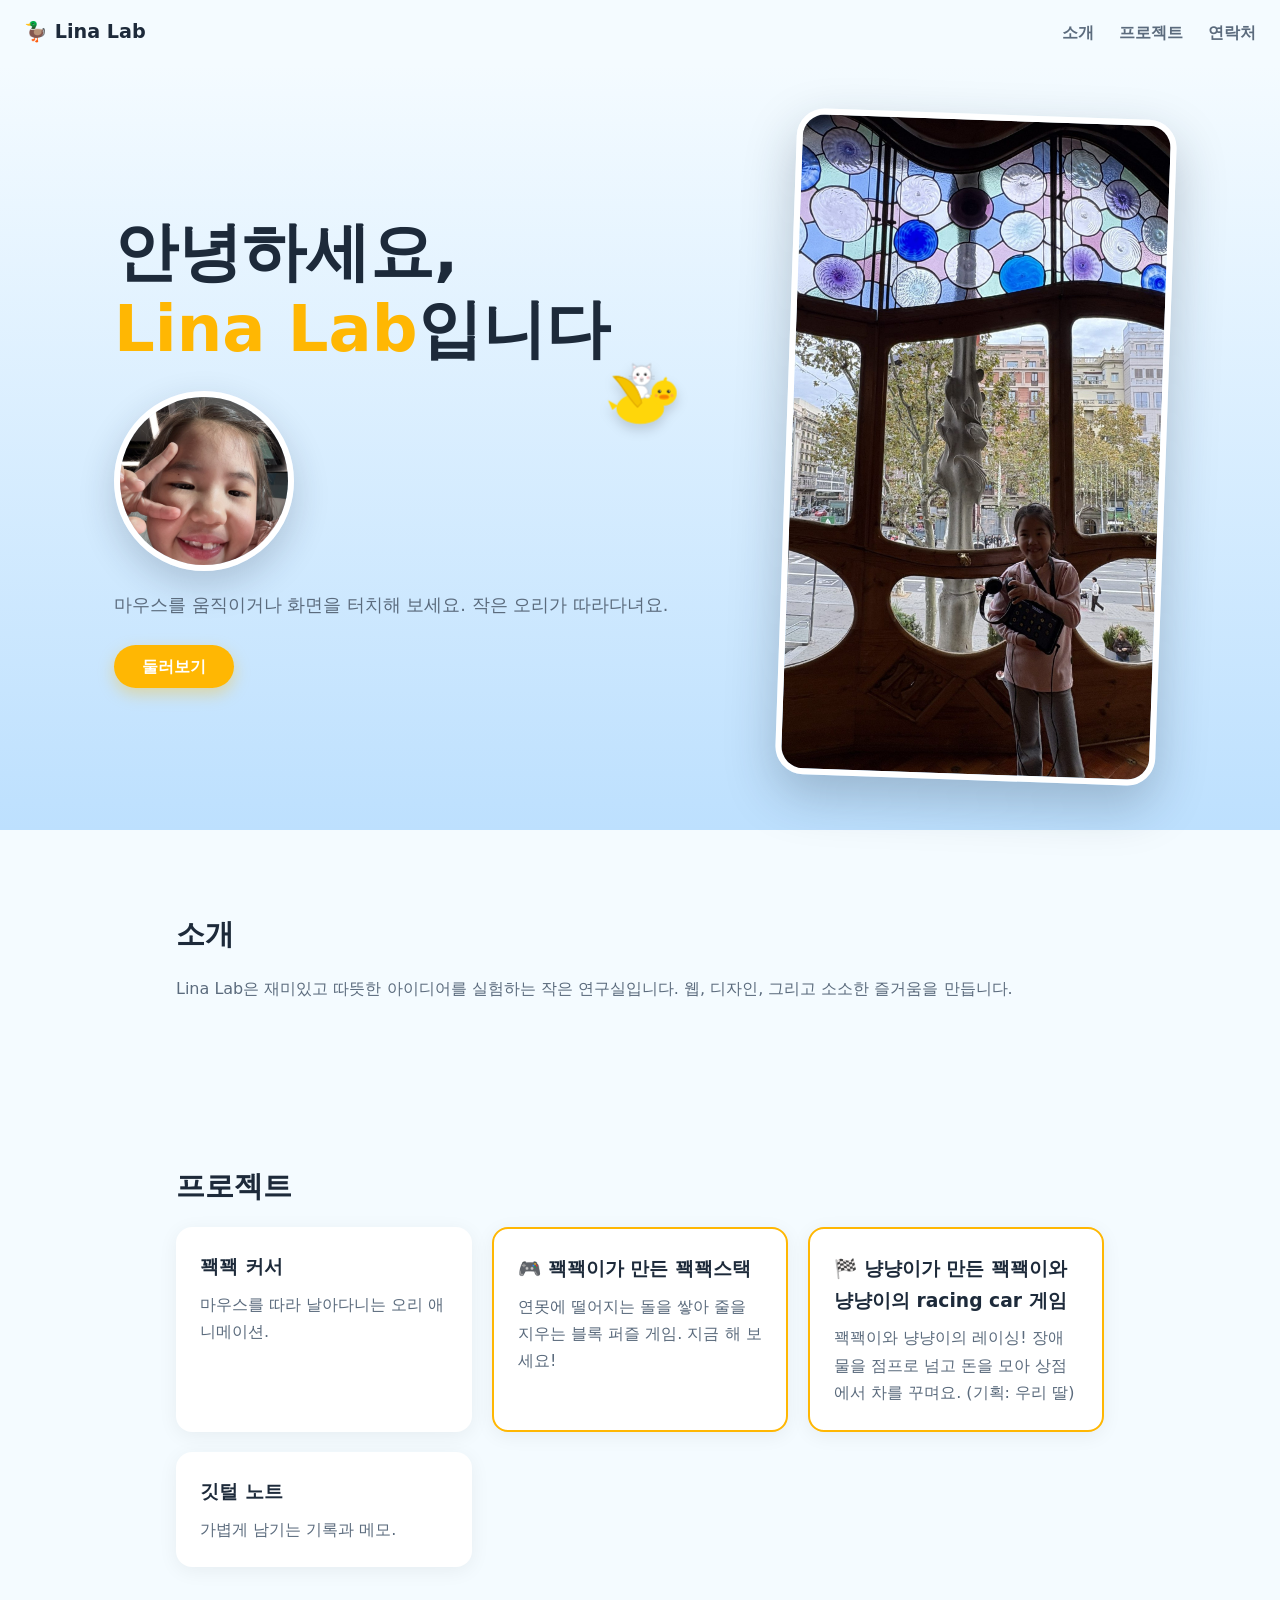
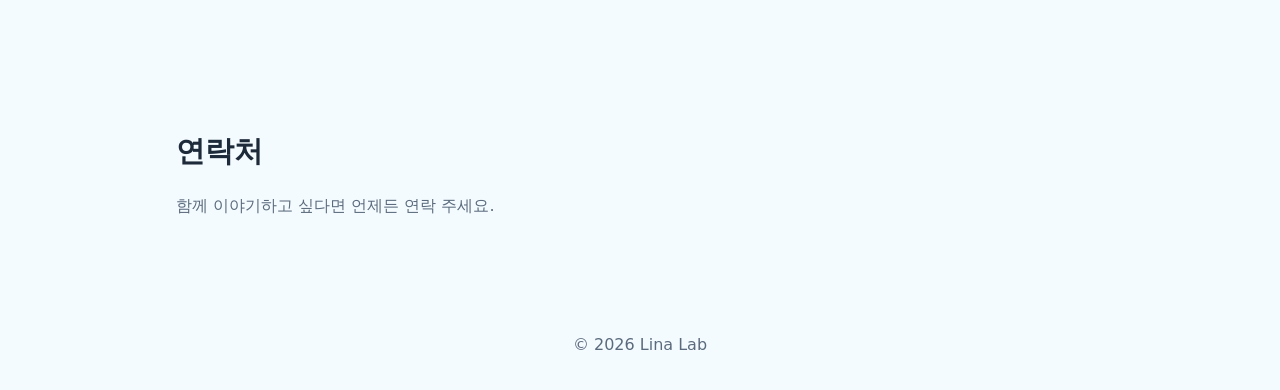
<file: index.html>
<!doctype html>
<html lang="ko">
<head>
  <meta charset="utf-8" />
  <meta name="viewport" content="width=device-width, initial-scale=1" />
  <title>Lina Lab</title>
  <link rel="stylesheet" href="style.css" />
</head>
<body>
  <header class="nav">
    <a class="logo" href="#">🦆 Lina Lab</a>
    <nav>
      <a href="#about">소개</a>
      <a href="#projects">프로젝트</a>
      <a href="#contact">연락처</a>
    </nav>
  </header>

  <main>
    <div class="hero-wrap">
    <section class="hero">
      <div class="hero-text">
        <h1>안녕하세요,<br /><span>Lina Lab</span>입니다</h1>
        <figure class="sign-photo">
          <img src="images/about.jpg" alt="손으로 브이를 하며 활짝 웃고 있는 아이" width="900" height="1200" />
        </figure>
        <p>마우스를 움직이거나 화면을 터치해 보세요. 작은 오리가 따라다녀요.</p>
        <a class="btn" href="#projects">둘러보기</a>
      </div>
      <figure class="hero-photo">
        <img src="images/hero.jpg" alt="스테인드글라스 창 앞에서 웃고 있는 아이" width="1200" height="2132" />
      </figure>
    </section>
    </div>

    <section id="about" class="section">
      <h2>소개</h2>
      <p>Lina Lab은 재미있고 따뜻한 아이디어를 실험하는 작은 연구실입니다.
        웹, 디자인, 그리고 소소한 즐거움을 만듭니다.</p>
    </section>

    <section id="projects" class="section">
      <h2>프로젝트</h2>
      <div class="cards">
        <article class="card"><h3>꽥꽥 커서</h3><p>마우스를 따라 날아다니는 오리 애니메이션.</p></article>
        <a class="card card-link" href="game.html"><h3>🎮 꽥꽥이가 만든 꽥꽥스택</h3><p>연못에 떨어지는 돌을 쌓아 줄을 지우는 블록 퍼즐 게임. 지금 해 보세요!</p></a>
        <a class="card card-link" href="race.html"><h3>🏁 냥냥이가 만든 꽥꽥이와 냥냥이의 racing car 게임</h3><p>꽥꽥이와 냥냥이의 레이싱! 장애물을 점프로 넘고 돈을 모아 상점에서 차를 꾸며요. (기획: 우리 딸)</p></a>
        <article class="card"><h3>깃털 노트</h3><p>가볍게 남기는 기록과 메모.</p></article>
      </div>
    </section>

    <section id="contact" class="section">
      <h2>연락처</h2>
      <p>함께 이야기하고 싶다면 언제든 연락 주세요.</p>
    </section>
  </main>

  <footer>© 2026 Lina Lab</footer>

  <!-- 마우스를 따라다니는 오리 -->
  <div id="duck" aria-hidden="true">
    <svg viewBox="0 -8 120 108" width="84" height="76">
      <!-- 뒤쪽 날개 -->
      <g class="wing wing-back">
        <path d="M58 48 C50 20, 30 10, 18 14 C30 26, 38 40, 52 54 Z" fill="#e6b800" />
      </g>
      <!-- 몸통 -->
      <ellipse cx="58" cy="60" rx="34" ry="22" fill="#ffd60a" />
      <path d="M26 56 L12 48 L18 62 Z" fill="#ffd60a" />
      <!-- 꽥꽥이 얼굴 (레이싱 게임과 같은 모습) -->
      <circle cx="92" cy="38" r="18" fill="#ffd60a" />
      <ellipse cx="93.4" cy="19.6" rx="2.2" ry="4.5" fill="#ffd60a" transform="rotate(23 93.4 19.6)" />
      <circle cx="85.5" cy="35.8" r="2.4" fill="#222" />
      <circle cx="98.5" cy="35.8" r="2.4" fill="#222" />
      <circle cx="86.2" cy="34.9" r=".8" fill="#fff" />
      <circle cx="99.2" cy="34.9" r=".8" fill="#fff" />
      <circle cx="80.8" cy="41.6" r="2.4" fill="#ff7878" opacity=".45" />
      <circle cx="103.2" cy="41.6" r="2.4" fill="#ff7878" opacity=".45" />
      <ellipse cx="92" cy="43.4" rx="7.2" ry="3.6" fill="#ff8c00" />
      <path d="M86.6 43.4 L97.4 43.4" stroke="#d96f00" stroke-width=".9" />
      <!-- 오리 등에 탄 냥냥이 (하얀 고양이, 앞니 2개) -->
      <g class="rider">
        <path d="M46 38 C36 36, 32 26, 38 20" fill="none" stroke="#c3ccd6" stroke-width="6" stroke-linecap="round" />
        <path d="M46 38 C36 36, 32 26, 38 20" fill="none" stroke="#fff" stroke-width="4" stroke-linecap="round" />
        <ellipse cx="57" cy="36" rx="12" ry="10" fill="#fff" stroke="#c3ccd6" stroke-width="1.5" />
        <ellipse cx="68" cy="42" rx="4" ry="3" fill="#fff" stroke="#c3ccd6" stroke-width="1.2" />
        <path d="M48 10 L47 -4 L56 2 Z" fill="#fff" stroke="#c3ccd6" stroke-width="1.5" stroke-linejoin="round" />
        <path d="M72 10 L73 -4 L64 2 Z" fill="#fff" stroke="#c3ccd6" stroke-width="1.5" stroke-linejoin="round" />
        <path d="M49.5 6 L49 -0.5 L53.5 2.5 Z" fill="#ffc2cc" />
        <path d="M70.5 6 L71 -0.5 L66.5 2.5 Z" fill="#ffc2cc" />
        <circle cx="60" cy="13" r="14" fill="#fff" stroke="#c3ccd6" stroke-width="1.5" />
        <circle cx="54.5" cy="11.5" r="2" fill="#222" />
        <circle cx="65.5" cy="11.5" r="2" fill="#222" />
        <circle cx="55" cy="11" r=".6" fill="#fff" />
        <circle cx="66" cy="11" r=".6" fill="#fff" />
        <circle cx="51" cy="16" r="2.2" fill="#ffadad" opacity=".6" />
        <circle cx="69" cy="16" r="2.2" fill="#ffadad" opacity=".6" />
        <path d="M58.8 15.2 L61.2 15.2 L60 16.6 Z" fill="#ff7b9c" />
        <path d="M57.6 17.6 Q58.8 19 60 17.6 Q61.2 19 62.4 17.6" fill="none" stroke="#6b5f66" stroke-width=".8" stroke-linecap="round" />
        <rect x="58.3" y="18.6" width="1.6" height="2.8" rx=".4" fill="#fff" stroke="#6b5f66" stroke-width=".5" />
        <rect x="60.1" y="18.6" width="1.6" height="2.8" rx=".4" fill="#fff" stroke="#6b5f66" stroke-width=".5" />
        <path d="M50 15 L42 14 M50 17 L42 18 M70 15 L78 14 M70 17 L78 18" stroke="#9aa3b0" stroke-width=".6" stroke-linecap="round" />
      </g>
      <!-- 앞쪽 날개 -->
      <g class="wing wing-front">
        <path d="M60 52 C54 24, 36 12, 22 16 C34 30, 40 44, 54 58 Z" fill="#f5c400" stroke="#e0a800" stroke-width="1.5" />
      </g>
    </svg>
  </div>

  <script src="duck.js"></script>
</body>
</html>
</file>
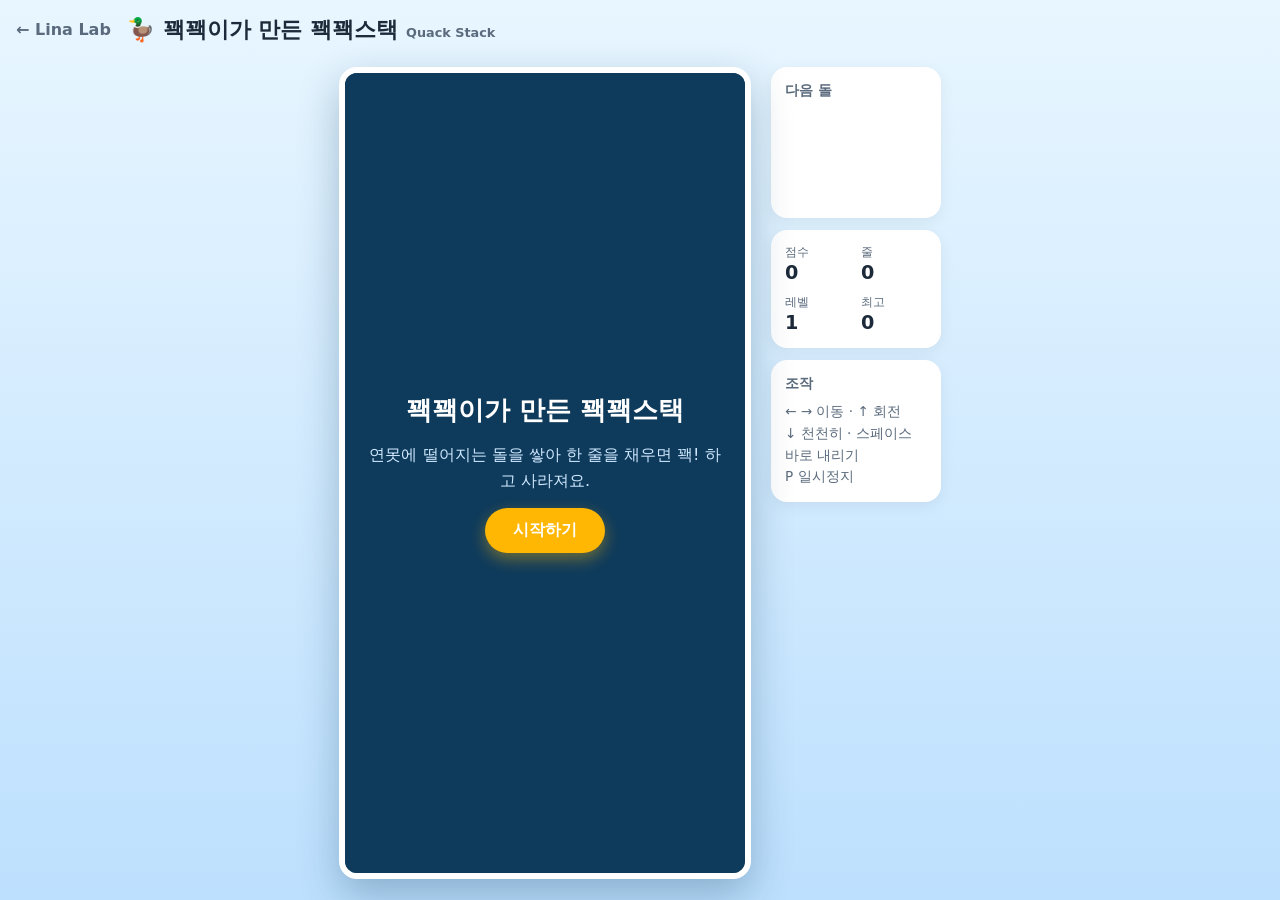
<file: game.html>
<!doctype html>
<html lang="ko">
<head>
  <meta charset="utf-8" />
  <meta name="viewport" content="width=device-width, initial-scale=1, maximum-scale=1" />
  <title>꽥꽥이가 만든 꽥꽥스택</title>
  <link rel="stylesheet" href="game.css" />
</head>
<body>
  <header class="top">
    <a class="back" href="index.html">← Lina Lab</a>
    <h1>🦆 꽥꽥이가 만든 꽥꽥스택 <small>Quack Stack</small></h1>
  </header>

  <main class="game">
    <div class="board-wrap">
      <canvas id="board" width="300" height="600" aria-label="게임판"></canvas>
      <div id="overlay" class="overlay">
        <p id="overlay-title">꽥꽥이가 만든 꽥꽥스택</p>
        <p id="overlay-sub">연못에 떨어지는 돌을 쌓아 한 줄을 채우면 꽥! 하고 사라져요.</p>
        <button id="start" class="btn">시작하기</button>
      </div>
    </div>

    <aside class="side">
      <div class="panel">
        <h2>다음 돌</h2>
        <canvas id="next" width="96" height="96"></canvas>
      </div>
      <div class="panel stats">
        <div><span>점수</span><b id="score">0</b></div>
        <div><span>줄</span><b id="lines">0</b></div>
        <div><span>레벨</span><b id="level">1</b></div>
        <div><span>최고</span><b id="best">0</b></div>
      </div>
      <div class="panel help">
        <h2>조작</h2>
        <p>← → 이동 · ↑ 회전<br />↓ 천천히 · 스페이스 바로 내리기<br />P 일시정지</p>
        <p class="touch-help">화면에서 좌우로 밀면 이동, 톡 누르면 회전, 아래로 쓸면 바로 내리기</p>
      </div>
    </aside>
  </main>

  <div class="pad" aria-label="터치 조작">
    <button data-act="left" aria-label="왼쪽">◀</button>
    <button data-act="rotate" aria-label="회전">⟳</button>
    <button data-act="right" aria-label="오른쪽">▶</button>
    <button data-act="down" aria-label="천천히 내리기">▼</button>
    <button data-act="drop" aria-label="바로 내리기">⤓</button>
    <button data-act="pause" aria-label="일시정지">Ⅱ</button>
  </div>

  <script src="game.js"></script>
</body>
</html>
</file>
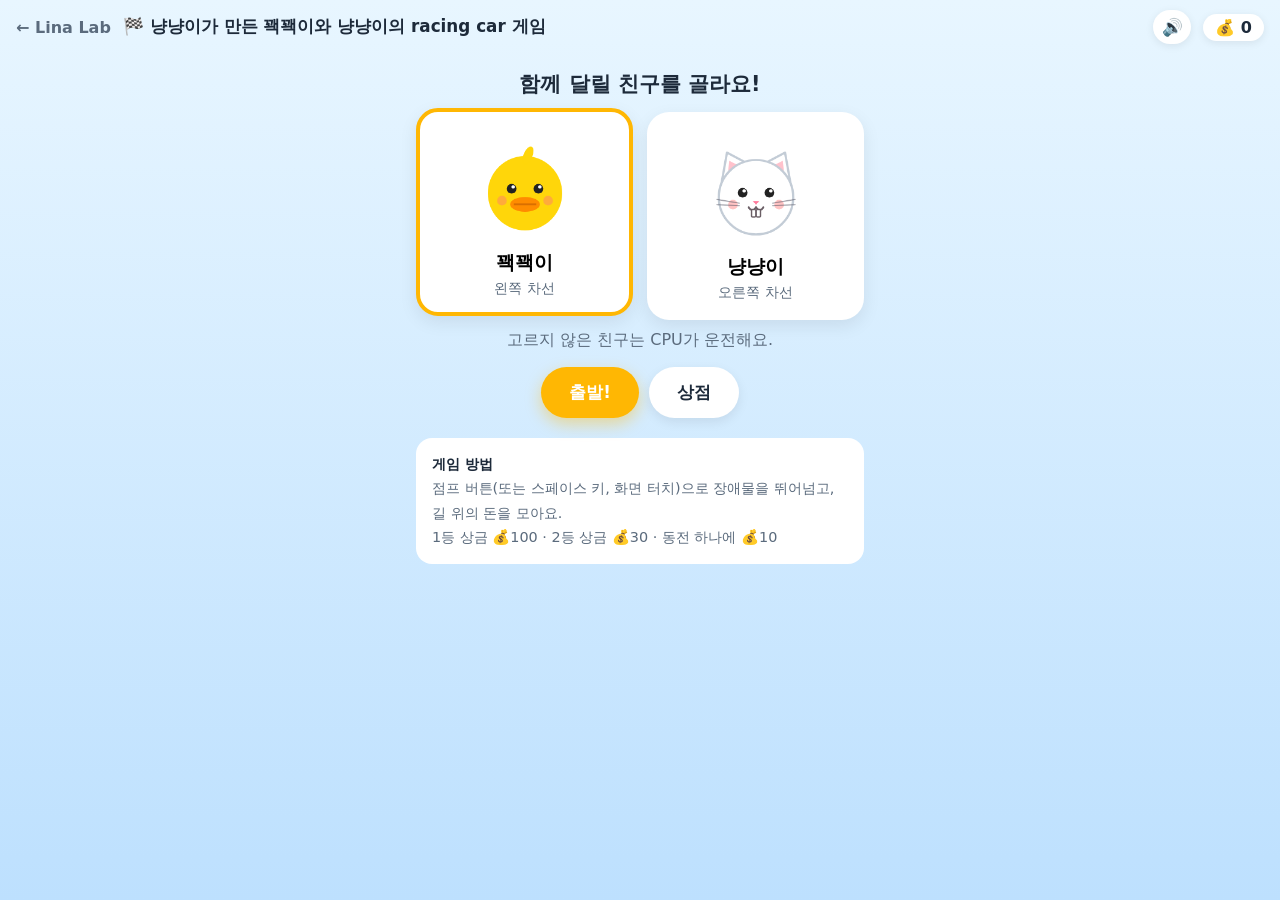
<file: race.html>
<!doctype html>
<html lang="ko">
<head>
  <meta charset="utf-8" />
  <meta name="viewport" content="width=device-width, initial-scale=1, maximum-scale=1" />
  <title>냥냥이가 만든 꽥꽥이와 냥냥이의 racing car 게임</title>
  <link rel="stylesheet" href="race.css" />
</head>
<body>
  <header class="top">
    <a class="back" href="index.html" aria-label="Lina Lab으로 돌아가기">←<span> Lina Lab</span></a>
    <h1>🏁 냥냥이가 만든 꽥꽥이와 냥냥이의 racing car 게임</h1>
    <button id="mute" class="mute" aria-label="소리 끄기">🔊</button>
    <span class="money">💰 <b id="money">0</b></span>
  </header>

  <!-- 처음 화면: 캐릭터 고르기 -->
  <section id="title" class="screen active">
    <p class="lead">함께 달릴 친구를 골라요!</p>
    <div class="chars">
      <button class="char" data-char="duck">
        <canvas width="200" height="200"></canvas>
        <b>꽥꽥이</b><span>왼쪽 차선</span>
      </button>
      <button class="char" data-char="cat">
        <canvas width="200" height="200"></canvas>
        <b>냥냥이</b><span>오른쪽 차선</span>
      </button>
    </div>
    <p class="hint">고르지 않은 친구는 CPU가 운전해요.</p>
    <div class="row">
      <button id="go" class="btn">출발!</button>
      <button id="to-shop" class="btn alt">상점</button>
    </div>
    <div class="howto">
      <b>게임 방법</b>
      <p>점프 버튼(또는 스페이스 키, 화면 터치)으로 장애물을 뛰어넘고, 길 위의 돈을 모아요.<br />
        1등 상금 💰100 · 2등 상금 💰30 · 동전 하나에 💰10</p>
    </div>
  </section>

  <!-- 경주 -->
  <section id="race" class="screen">
    <canvas id="track"></canvas>
    <button id="jump" class="jump">점프!</button>
  </section>

  <!-- 결과 -->
  <section id="result" class="screen">
    <div class="card">
      <h2 id="r-title">1등!</h2>
      <canvas id="r-face" width="200" height="200"></canvas>
      <ul class="r-list">
        <li><span>등수 상금</span><b id="r-prize">0</b></li>
        <li><span>주운 동전</span><b id="r-coins">0</b></li>
        <li class="total"><span>이번에 번 돈</span><b id="r-total">0</b></li>
      </ul>
      <div class="row">
        <button id="again" class="btn">다시 달리기</button>
        <button id="r-shop" class="btn alt">상점</button>
      </div>
      <button id="r-home" class="link">처음으로</button>
    </div>
  </section>

  <!-- 상점 -->
  <section id="shop" class="screen">
    <div class="shop-head">
      <canvas id="shop-preview" width="600" height="360"></canvas>
      <p id="shop-speed"></p>
    </div>
    <div class="tabs">
      <button data-tab="car" class="on">차</button>
      <button data-tab="tire">타이어</button>
      <button data-tab="costume">옷</button>
    </div>
    <ul id="shop-list" class="shop-list"></ul>
    <button id="shop-back" class="btn">돌아가기</button>
  </section>

  <script src="race-audio.js"></script>
  <script src="race.js"></script>
</body>
</html>
</file>
<file: style.css>
:root {
  --bg: #f4fbff;
  --fg: #1d2a3a;
  --muted: #5b6b7d;
  --accent: #ffb703;
  --card: #ffffff;
  --water: #bde0fe;
}

* { box-sizing: border-box; margin: 0; padding: 0; }

html { scroll-behavior: smooth; }

body {
  font-family: "Pretendard", "Apple SD Gothic Neo", "Noto Sans KR", system-ui, sans-serif;
  background: var(--bg);
  color: var(--fg);
  line-height: 1.7;
  overflow-x: hidden;
}

.nav {
  position: sticky; top: 0; z-index: 10;
  display: flex; justify-content: space-between; align-items: center;
  padding: 16px 24px;
  background: rgba(244, 251, 255, .85);
  backdrop-filter: blur(8px);
}
.logo { font-weight: 800; font-size: 1.2rem; color: var(--fg); text-decoration: none; }
.nav nav a { margin-left: 20px; color: var(--muted); text-decoration: none; font-weight: 600; }
.nav nav a:hover { color: var(--fg); }

.hero {
  min-height: 85vh;
  display: grid; grid-template-columns: 1fr auto; gap: 48px;
  align-items: center; justify-content: center;
  max-width: 1100px; margin: 0 auto;
  padding: 40px 24px;
}
.hero-wrap { background: linear-gradient(180deg, var(--bg) 0%, var(--water) 100%); }
.hero-text { text-align: left; }
.hero-photo {
  width: min(380px, 40vw);
  border-radius: 28px; overflow: hidden;
  box-shadow: 0 20px 50px rgba(29, 42, 58, .25);
  border: 6px solid #fff;
  transform: rotate(2deg);
}
.hero-photo img { display: block; width: 100%; height: auto; }

@media (max-width: 760px) {
  .hero { grid-template-columns: 1fr; text-align: center; gap: 32px; }
  .hero-text { text-align: center; }
  .hero-photo { width: min(320px, 85vw); margin: 0 auto; transform: none; }
}
.hero h1 { font-size: clamp(2rem, 6vw, 4rem); line-height: 1.2; }
.hero h1 span { color: var(--accent); }
.hero p { margin: 20px 0 32px; color: var(--muted); font-size: 1.1rem; }

.btn {
  padding: 12px 28px; border-radius: 999px;
  background: var(--accent); color: #fff; font-weight: 700; text-decoration: none;
  box-shadow: 0 6px 16px rgba(255, 183, 3, .35);
  transition: transform .2s;
}
.btn:hover { transform: translateY(-2px); }

.section { max-width: 960px; margin: 0 auto; padding: 80px 16px; }
.section h2 { font-size: 1.8rem; margin-bottom: 16px; }
.section p { color: var(--muted); }

.sign-photo {
  width: 180px; aspect-ratio: 1; border-radius: 50%; overflow: hidden;
  margin: 24px 0 4px;
  border: 6px solid #fff; box-shadow: 0 14px 36px rgba(29, 42, 58, .2);
}
.sign-photo img { width: 100%; height: 100%; object-fit: cover; object-position: 50% 60%; display: block; }
@media (max-width: 760px) {
  .sign-photo { width: 160px; margin: 20px auto 0; }
}

.cards { display: grid; grid-template-columns: repeat(auto-fit, minmax(220px, 1fr)); gap: 20px; }
.card {
  background: var(--card); padding: 24px; border-radius: 16px;
  box-shadow: 0 4px 20px rgba(0, 0, 0, .06);
}
.card h3 { margin-bottom: 8px; }
.card-link { color: inherit; text-decoration: none; border: 2px solid var(--accent); transition: transform .2s; }
.card-link:hover { transform: translateY(-4px); }

footer { text-align: center; padding: 32px; color: var(--muted); }

/* ---------- 오리 ---------- */
#duck {
  position: fixed; left: 0; top: 0;
  pointer-events: none;
  z-index: 9999;
  will-change: transform;
  filter: drop-shadow(0 6px 6px rgba(0, 0, 0, .15));
}
#duck svg { display: block; transition: transform .25s ease; }
#duck.flip svg { transform: scaleX(-1); }
.rider { transform-box: fill-box; transform-origin: 50% 100%; animation: ride .5s ease-in-out infinite alternate; }
@keyframes ride { from { transform: translateY(0) rotate(-2deg); } to { transform: translateY(-1.5px) rotate(2deg); } }

.wing { transform-box: fill-box; transform-origin: 100% 100%; animation: flap .25s ease-in-out infinite alternate; }
.wing-back { animation-delay: -.05s; }
#duck.slow .wing { animation-duration: .6s; }

@keyframes flap {
  from { transform: rotate(-25deg) scaleY(1); }
  to   { transform: rotate(20deg) scaleY(.55); }
}

@media (prefers-reduced-motion: reduce) {
  .wing, .rider { animation: none; }
}
@media (hover: none) {
  #duck svg { width: 68px; height: 62px; }
}
</file>
<file: game.css>
:root {
  --bg: #e8f6ff;
  --fg: #1d2a3a;
  --muted: #5b6b7d;
  --accent: #ffb703;
  --pond: #0e3b5c;
  --panel: #ffffff;
}

* { box-sizing: border-box; margin: 0; padding: 0; }

body {
  font-family: "Pretendard", "Apple SD Gothic Neo", "Noto Sans KR", system-ui, sans-serif;
  background: linear-gradient(180deg, var(--bg), #bde0fe);
  color: var(--fg);
  min-height: 100vh;
  overscroll-behavior: none;
}

.top {
  display: flex; align-items: center; gap: 16px; flex-wrap: wrap;
  padding: 14px 16px;
}
.back { color: var(--muted); text-decoration: none; font-weight: 600; }
.top h1 { font-size: 1.4rem; }
.top small { font-size: .8rem; color: var(--muted); font-weight: 600; }

.game {
  display: flex; justify-content: center; align-items: flex-start; gap: 20px;
  padding: 8px 16px 16px;
}

.board-wrap { position: relative; }
#board {
  display: block;
  background: var(--pond);
  border-radius: 18px;
  border: 6px solid #fff;
  box-shadow: 0 16px 40px rgba(14, 59, 92, .3);
  touch-action: none;
}

.overlay {
  position: absolute; inset: 6px;
  border-radius: 12px;
  display: flex; flex-direction: column; justify-content: center; align-items: center; gap: 14px;
  padding: 20px; text-align: center;
  background: rgba(14, 59, 92, .82);
  color: #fff;
}
.overlay.hidden { display: none; }
#overlay-title { font-size: 1.6rem; font-weight: 800; }
#overlay-sub { color: #cfe8ff; line-height: 1.6; }

.btn {
  border: 0; cursor: pointer;
  padding: 12px 28px; border-radius: 999px;
  background: var(--accent); color: #fff; font-weight: 800; font-size: 1rem;
  box-shadow: 0 6px 16px rgba(255, 183, 3, .4);
}

.side { display: flex; flex-direction: column; gap: 12px; width: 170px; }
.panel {
  background: var(--panel); border-radius: 16px; padding: 14px;
  box-shadow: 0 4px 16px rgba(0, 0, 0, .06);
}
.panel h2 { font-size: .9rem; color: var(--muted); margin-bottom: 8px; }
#next { display: block; margin: 0 auto; }
.stats { display: grid; grid-template-columns: 1fr 1fr; gap: 10px; }
.stats span { display: block; font-size: .75rem; color: var(--muted); }
.stats b { font-size: 1.2rem; }
.help p { font-size: .85rem; color: var(--muted); line-height: 1.6; }
.touch-help { display: none; }

.pad { display: none; }

/* 휴대폰 / 태블릿 */
@media (max-width: 640px), (hover: none) {
  .game { flex-direction: column; align-items: center; gap: 10px; }
  .top { padding: 8px 16px; }
  .top h1 { font-size: 1.1rem; }
  .top small { display: none; }
  .game { padding-top: 0; }
  .side { width: 100%; max-width: 360px; flex-direction: row; align-items: stretch; }
  .side .panel { padding: 8px 10px; }
  .side .panel:first-child { flex: 0 0 auto; display: flex; align-items: center; }
  .side .panel:first-child h2 { display: none; }
  #next { width: 48px; height: 48px; }
  .stats { flex: 1; align-items: center; }
  .help { display: none; }
  .stats { grid-template-columns: repeat(4, 1fr); }
  .pad {
    display: grid; grid-template-columns: repeat(6, 1fr); gap: 8px;
    max-width: 360px; margin: 0 auto; padding: 4px 16px 16px;
  }
  .pad button {
    height: 52px; border: 0; border-radius: 14px;
    background: #fff; color: var(--pond); font-size: 1.3rem; font-weight: 800;
    box-shadow: 0 3px 10px rgba(0, 0, 0, .08);
    touch-action: manipulation; user-select: none;
  }
  .pad button:active { background: var(--accent); color: #fff; }
}
</file>
<file: race.css>
:root {
  --bg: #e8f6ff;
  --fg: #1d2a3a;
  --muted: #5b6b7d;
  --accent: #ffb703;
  --red: #e63946;
  --panel: #ffffff;
}

* { box-sizing: border-box; margin: 0; padding: 0; }

body {
  font-family: "Pretendard", "Apple SD Gothic Neo", "Noto Sans KR", system-ui, sans-serif;
  background: linear-gradient(180deg, var(--bg), #bde0fe);
  color: var(--fg);
  min-height: 100vh;
  overscroll-behavior: none;
}

button { font: inherit; cursor: pointer; -webkit-tap-highlight-color: transparent; }

.top {
  display: flex; align-items: center; gap: 12px;
  padding: 10px 16px;
}
.back { color: var(--muted); text-decoration: none; font-weight: 600; white-space: nowrap; }
.top h1 { font-size: 1.05rem; flex: 1; line-height: 1.3; word-break: keep-all; }
.mute {
  border: 0; background: #fff; border-radius: 999px; width: 38px; height: 34px; flex: none;
  font-size: 1.05rem; box-shadow: 0 2px 8px rgba(0, 0, 0, .08);
}
.money {
  background: #fff; border-radius: 999px; padding: 4px 12px;
  font-weight: 700; box-shadow: 0 2px 8px rgba(0, 0, 0, .08); white-space: nowrap;
}

.screen { display: none; max-width: 480px; margin: 0 auto; padding: 8px 16px 20px; }
.screen.active { display: block; }

.lead { text-align: center; font-size: 1.3rem; font-weight: 800; margin: 8px 0 14px; }
.hint { text-align: center; color: var(--muted); margin: 10px 0 16px; }

.chars { display: grid; grid-template-columns: 1fr 1fr; gap: 14px; }
.char {
  display: flex; flex-direction: column; align-items: center; gap: 4px;
  background: var(--panel); border: 4px solid transparent; border-radius: 22px;
  padding: 14px 8px; box-shadow: 0 6px 18px rgba(0, 0, 0, .08);
  transition: transform .15s, border-color .15s;
}
.char canvas { width: 120px; height: 120px; }
.char b { font-size: 1.2rem; }
.char span { color: var(--muted); font-size: .85rem; }
.char.on { border-color: var(--accent); transform: translateY(-4px); }

.row { display: flex; gap: 10px; justify-content: center; }
.btn {
  border: 0; padding: 14px 28px; border-radius: 999px;
  background: var(--accent); color: #fff; font-weight: 800; font-size: 1.05rem;
  box-shadow: 0 6px 16px rgba(255, 183, 3, .4);
}
.btn.alt { background: #fff; color: var(--fg); box-shadow: 0 4px 12px rgba(0, 0, 0, .08); }
.btn:disabled { opacity: .45; }
.link { display: block; margin: 14px auto 0; border: 0; background: none; color: var(--muted); text-decoration: underline; }

.howto {
  margin-top: 20px; background: var(--panel); border-radius: 16px; padding: 14px 16px;
  color: var(--muted); font-size: .9rem; line-height: 1.7;
}
.howto b { color: var(--fg); }

/* 경주 */
#race { padding: 0 8px 8px; }
#track {
  display: block; margin: 0 auto;
  border-radius: 18px; border: 5px solid #fff;
  box-shadow: 0 10px 30px rgba(0, 0, 0, .2);
  touch-action: none;
}
.jump {
  display: block; width: min(100%, 360px); margin: 10px auto 0;
  height: 64px; border: 0; border-radius: 20px;
  background: var(--red); color: #fff; font-size: 1.5rem; font-weight: 900;
  box-shadow: 0 6px 0 #a4161a;
  touch-action: manipulation; user-select: none; -webkit-user-select: none;
}
.jump:active { transform: translateY(4px); box-shadow: 0 2px 0 #a4161a; }

/* 결과 */
.card {
  background: var(--panel); border-radius: 24px; padding: 22px 18px;
  text-align: center; box-shadow: 0 10px 30px rgba(0, 0, 0, .1);
}
.card h2 { font-size: 2rem; }
#r-face { width: 120px; height: 120px; margin: 8px auto; display: block; }
.r-list { list-style: none; margin: 8px 0 18px; }
.r-list li { display: flex; justify-content: space-between; padding: 8px 4px; border-bottom: 1px dashed #dde6ee; }
.r-list li.total { border: 0; font-size: 1.15rem; }
.r-list b { font-weight: 800; }

/* 상점 */
.shop-head { background: var(--panel); border-radius: 20px; padding: 10px; text-align: center; box-shadow: 0 6px 18px rgba(0, 0, 0, .08); }
#shop-preview { width: 100%; max-width: 300px; height: auto; aspect-ratio: 600 / 360; }
#shop-speed { font-weight: 700; color: var(--muted); }
.tabs { display: flex; gap: 8px; margin: 14px 0 10px; }
.tabs button {
  flex: 1; border: 0; padding: 10px; border-radius: 12px;
  background: #fff; color: var(--muted); font-weight: 800;
}
.tabs button.on { background: var(--fg); color: #fff; }
.shop-list { list-style: none; display: flex; flex-direction: column; gap: 8px; margin-bottom: 16px; }
.shop-list li {
  display: flex; align-items: center; gap: 12px;
  background: var(--panel); border-radius: 14px; padding: 10px 12px;
}
.swatch { width: 34px; height: 34px; border-radius: 10px; flex: none; border: 3px solid rgba(0, 0, 0, .08); }
.item-name { flex: 1; }
.item-name b { display: block; }
.item-name small { color: var(--muted); }
.shop-list li button {
  border: 0; border-radius: 999px; padding: 8px 14px; font-weight: 800;
  background: var(--accent); color: #fff; white-space: nowrap;
}
.shop-list li button.equip { background: var(--fg); }
.shop-list li button:disabled { background: #cfd8e0; color: #fff; }
#shop-back { display: block; margin: 0 auto; }

@media (max-width: 420px) {
  .back span { display: none; }
  .back { font-size: 1.3rem; }
  .top h1 { font-size: .95rem; }
}
</file>
